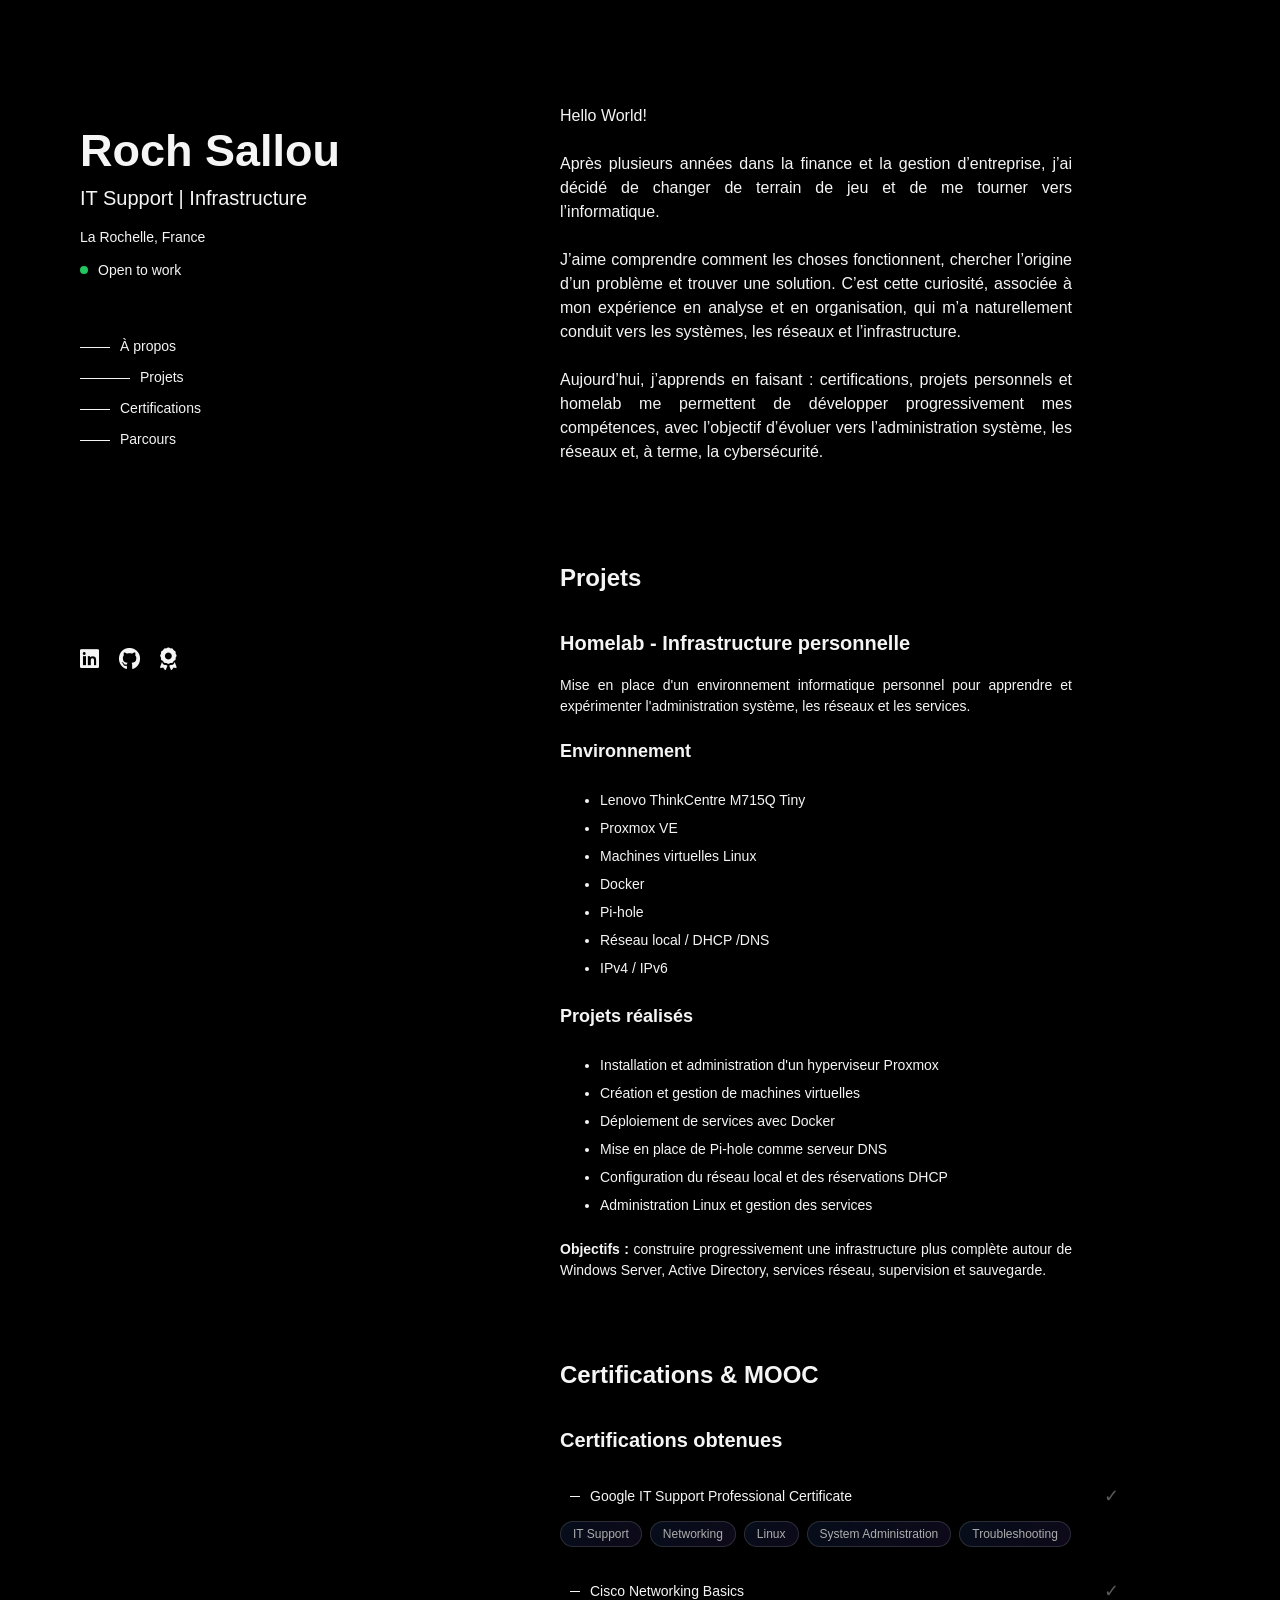
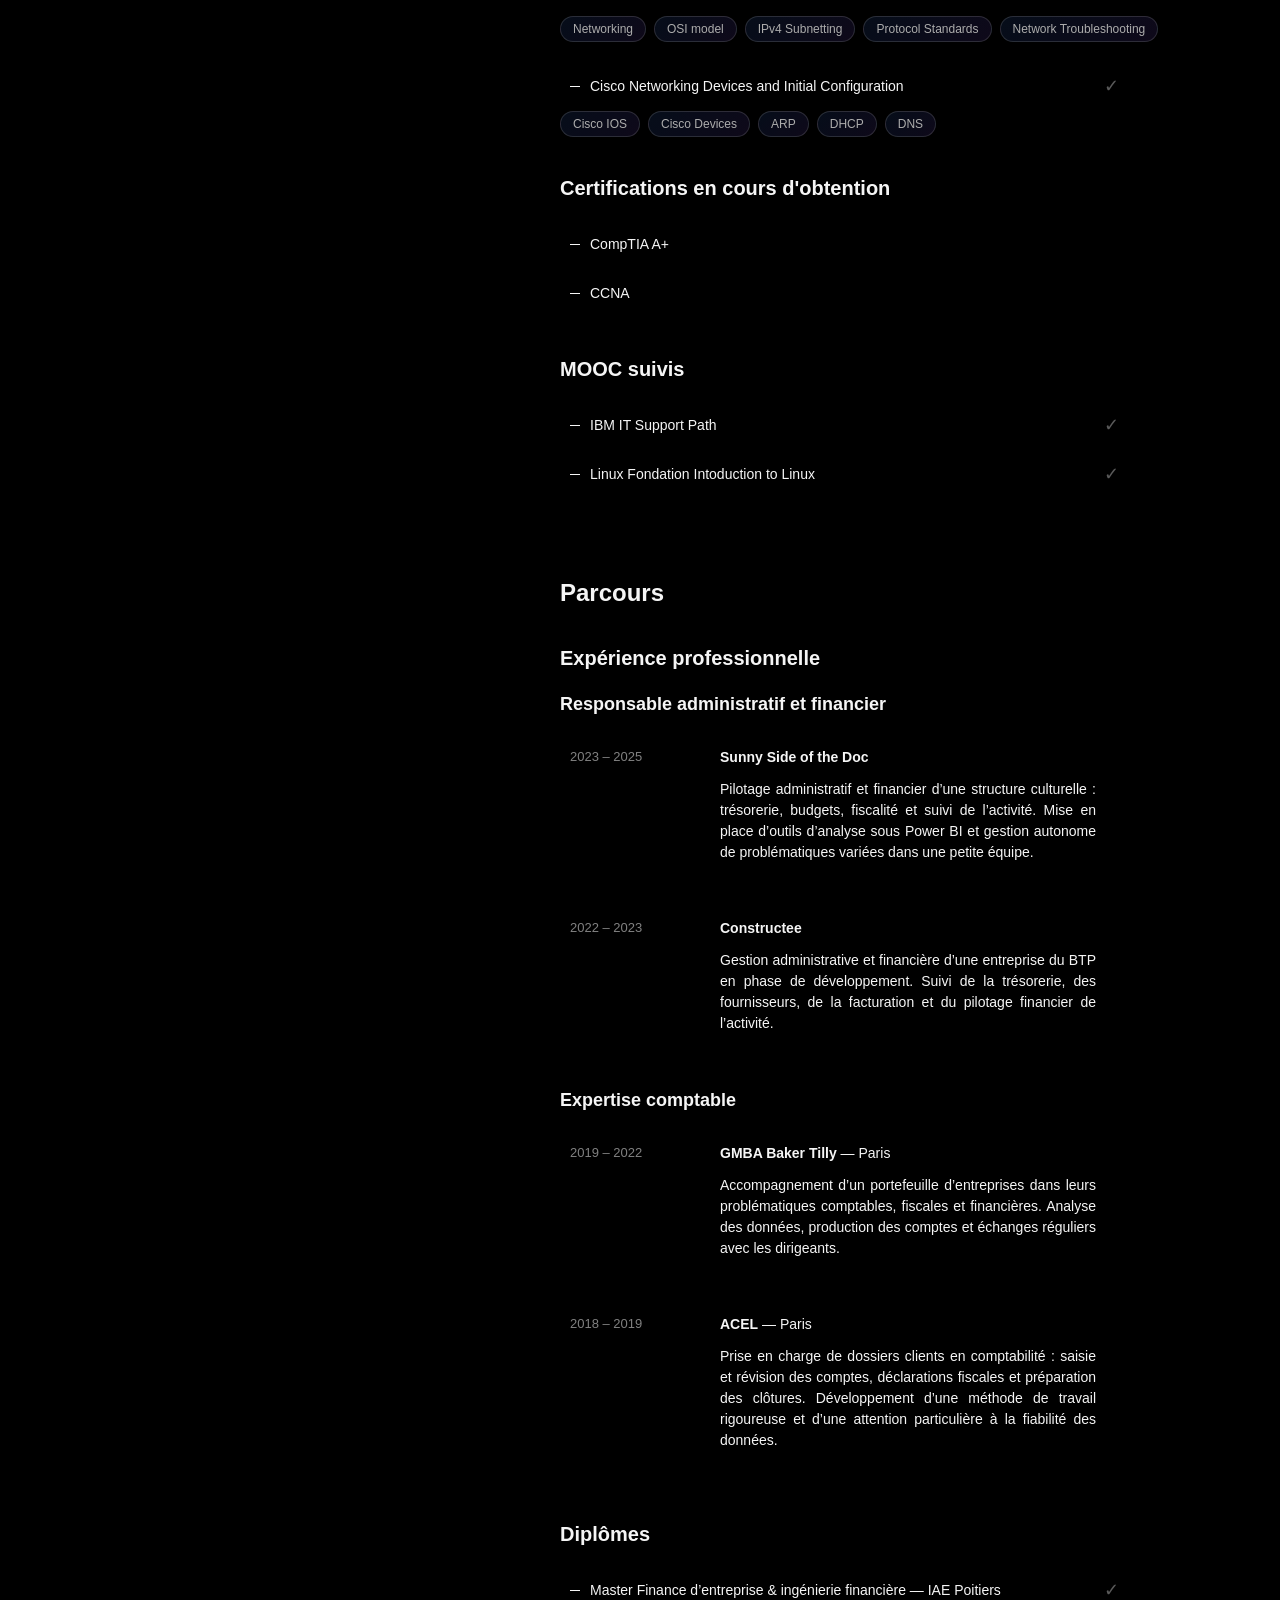
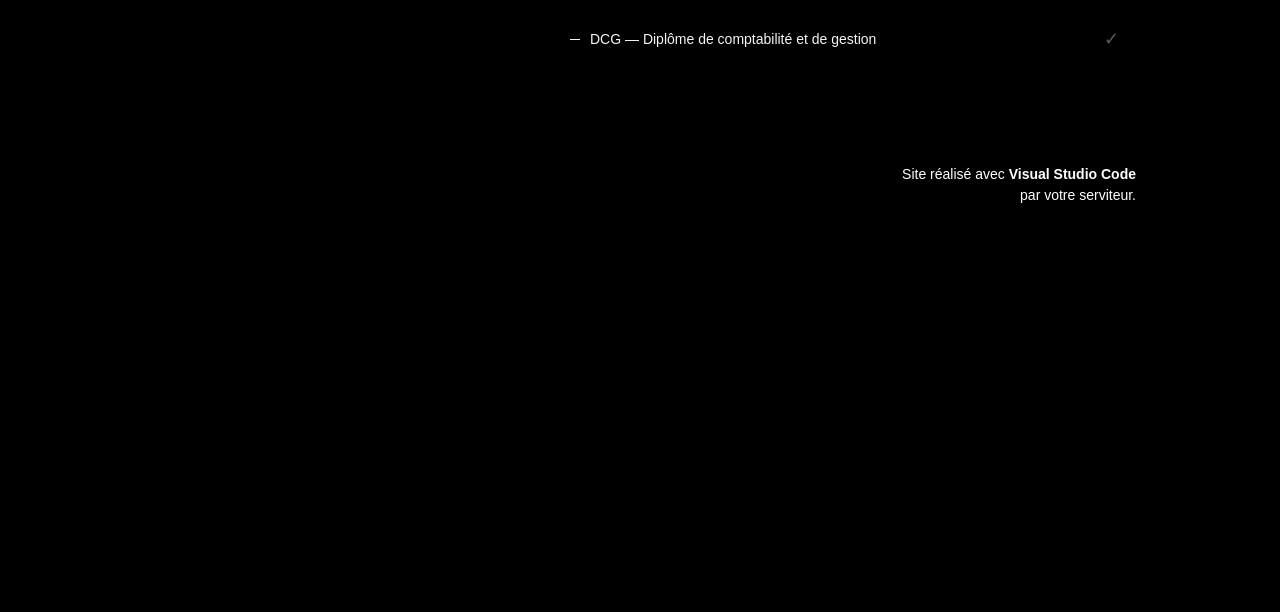
<file: index-backup.html>
<!DOCTYPE html>
<html lang="fr">
    <head>
        <meta charset="utf-8">
        <meta 
            name="description" 
            content="Site web personnel de Roch SALLOU présentant son parcours professionnel, ses diplômes et expériences, les certifications qu'il a obtenu et les projets qu'il a réalisé"
        >
        <title>Roch SALLOU</title>
        <link rel="stylesheet" href="style.css">
        <script src="script.js" defer></script>
        <link rel="stylesheet" href="https://rsms.me/inter/inter.css">
        <link rel="stylesheet" href="https://cdnjs.cloudflare.com/ajax/libs/font-awesome/6.5.2/css/all.min.css">
    </head>

<body>
    <div class="layout">

<!-- Présentation -->

        <aside class="sidebar">

            <h1 id="nom">Roch Sallou</h1>

            <h2 id="fonction">IT Support | Infrastructure</h2>

            <p id="localisation">La Rochelle, France</p>

            <div class="disponibilité">

                <span class="status-dot"></span>
                Open to work
                
            </div>

<!-- Navigation -->

            <nav>
                <a href="#about">À propos</a>
                <a href="#projets">Projets</a>
                <a href="#certifications">Certifications</a>
                <a href="#parcours">Parcours</a>
            </nav>

<!-- Liens sociaux -->

            <div class="social-links">
                <a href="https://www.linkedin.com/rochsallou" target="_blank" aria-label="LinkedIn">
                    <i class="fa-brands fa-linkedin"></i>
                </a>

                <a href="https://github.com/socharullo" target="_blank" aria-label="GitHub">
                    <i class="fa-brands fa-github"></i>
                </a>

                <a href="https://www.credly.com/users/roch-sallou" target="_blank" aria-label="Credly">
                    <i class="fa-solid fa-award"></i>
                </a>
            </div>
        </aside>

        <main class="content">

<!-- About -->

            <section id="about">

                <p>Hello World!<br><br>

                Après plusieurs années dans la finance et la gestion d’entreprise, j’ai décidé de changer de terrain de jeu et de me tourner vers l’informatique.<br><br>

                J’aime comprendre comment les choses fonctionnent, chercher l’origine d’un problème et trouver une solution. C’est cette curiosité, associée à mon expérience en analyse et en organisation, qui m’a naturellement conduit vers les systèmes, les réseaux et l’infrastructure.<br><br>

                Aujourd’hui, j’apprends en faisant : certifications, projets personnels et homelab me permettent de développer progressivement mes compétences, avec l’objectif d’évoluer vers l’administration système, les réseaux et, à terme, la cybersécurité.</p>
                
            </section>

<!-- Projets -->

            <section id="projets">
            
                <h2>Projets</h2>

                    <h3>Homelab - Infrastructure personnelle</h3>

                            <p>Mise en place d'un environnement informatique personnel pour apprendre et expérimenter l'administration système, les réseaux et les services.</p>

                        <h4>Environnement</h4>

                            <ul>
                                <li>Lenovo ThinkCentre M715Q Tiny</li>
                                <li>Proxmox VE</li>
                                <li>Machines virtuelles Linux</li>
                                <li>Docker</li>
                                <li>Pi-hole</li>
                                <li>Réseau local / DHCP /DNS</li>
                                <li>IPv4 / IPv6</li>
                            </ul>

                        <h4>Projets réalisés</h4>

                            <ul>
                                <li>Installation et administration d'un hyperviseur Proxmox</li>
                                <li>Création et gestion de machines virtuelles</li>
                                <li>Déploiement de services avec Docker</li>
                                <li>Mise en place de Pi-hole comme serveur DNS</li>
                                <li>Configuration du réseau local et des réservations DHCP</li>
                                <li>Administration Linux et gestion des services</li>
                            </ul>

                            <p><b>Objectifs : </b>construire progressivement une infrastructure plus complète autour de Windows Server, Active Directory, services réseau, supervision et sauvegarde.</p>
            </section>

<!-- Certifications -->

            <section id="certifications">

                <h2>Certifications & MOOC</h2>

                    <h3>Certifications obtenues</h3>

                        <div class="certification-title">
                            <span class="cert-line"></span>
                                <p><a href="https://www.credly.com/badges/f9e6a887-23dc-453e-ae48-f7905e1d4d7e/public_url">Google IT Support Professional Certificate</a></p>
                            <span class="cert-check">✓</span>
                        </div>

                        <div class="skills">
                            <span>IT Support</span>
                            <span>Networking</span>
                            <span>Linux</span>
                            <span>System Administration</span>
                            <span>Troubleshooting</span>
                        </div>

                        <div class="certification-title">
                            <span class="cert-line"></span>
                                <p><a href="https://www.credly.com/badges/ed74adc1-48d3-4cb2-bd57-f739bb0685bf/public_url">Cisco Networking Basics</a></p>
                            <span class="cert-check">✓</span>
                        </div>

                        <div class="skills">
                            <span>Networking</span>
                            <span>OSI model</span>
                            <span>IPv4 Subnetting</span>
                            <span>Protocol Standards</span>
                            <span>Network Troubleshooting</span>
                        </div>                        

                        <div class="certification-title">
                            <span class="cert-line"></span>
                                <p><a href="https://www.credly.com/badges/f53616c1-65ab-4919-b052-2c79c491ef06/public_url">Cisco Networking Devices and Initial Configuration</a></p>
                            <span class="cert-check">✓</span>
                        </div>

                        <div class="skills">
                            <span>Cisco IOS</span>
                            <span>Cisco Devices</span>
                            <span>ARP</span>
                            <span>DHCP</span>
                            <span>DNS</span>
                        </div>

                    <h3>Certifications en cours d'obtention</h3>

                        <div class="certification-wip-title">
                            <span class="cert-line"></span>
                                <p>CompTIA A+</p>
                        </div>

                          <div class="certification-wip-title">
                            <span class="cert-line"></span>
                                <p>CCNA</p>
                        </div>

                    <h3>MOOC suivis</h3>
                        <div class="certification-title">
                            <span class="cert-line"></span>
                                <p>IBM IT Support Path</p>
                            <span class="cert-check">✓</span>
                        </div>

                          <div class="certification-title">
                            <span class="cert-line"></span>
                                <p>Linux Fondation Intoduction to Linux</p>
                            <span class="cert-check">✓</span>
                        </div>
            </section>

<!-- Parcours -->

            <section id="parcours">

<!-- Expérience pro -->

                <h2>Parcours</h2>                

                    <h3>Expérience professionnelle</h3>

                        <h4>Responsable administratif et financier</h4>

                            <div class="experience-card">

                                <div class="experience-date">2023 – 2025</div>
                                
                                <div class="experience-description">

                                    <strong>Sunny Side of the Doc</strong>

                                    <p>Pilotage administratif et financier d’une structure culturelle : trésorerie, budgets, fiscalité et suivi de l’activité. Mise en place d’outils d’analyse sous Power BI et gestion autonome de problématiques variées dans une petite équipe.</p>
                                
                                
                                </div>
                            </div>

                            <div class="experience-card">

                                <div class="experience-date">2022 – 2023</div>

                                <div class="experience-description">

                                    <strong>Constructee</strong>

                                    <p>Gestion administrative et financière d’une entreprise du BTP en phase de développement. Suivi de la trésorerie, des fournisseurs, de la facturation et du pilotage financier de l’activité.</p>
                                
                                
                                </div>
                            </div>


                        <h4>Expertise comptable</h4>

                            <div class="experience-card">

                                <div class="experience-date">2019 – 2022</div>

                                <div class="experience-description">

                                    <strong>GMBA Baker Tilly</strong> — Paris

                                    <p>Accompagnement d’un portefeuille d’entreprises dans leurs problématiques comptables, fiscales et financières. Analyse des données, production des comptes et échanges réguliers avec les dirigeants.</p>
                                
                                </div>
                            
                            </div>

                            <div class="experience-card">

                                <div class="experience-date">2018 – 2019</div>

                                <div class="experience-description">

                                    <strong>ACEL</strong> — Paris

                                    <p>Prise en charge de dossiers clients en comptabilité : saisie et révision des comptes, déclarations fiscales et préparation des clôtures. Développement d’une méthode de travail rigoureuse et d’une attention particulière à la fiabilité des données.</p>
                            
                                </div>

                            </div>

<!-- Diplomes -->
            
                    <h3>Diplômes</h3>
                            
                            <div class="certification-wip-title">
                                <span class="cert-line"></span>
                                    <p>Master Finance d’entreprise & ingénierie financière — IAE Poitiers</p>
                                <span class="cert-check">✓</span>
                            </div>   

                            <div class="certification-wip-title">
                                <span class="cert-line"></span>
                                    <p>DCG — Diplôme de comptabilité et de gestion</p>
                                <span class="cert-check">✓</span>
                            </div>   
                    

            </section>

<!-- Fin -->

            <section id="fin">

                <p>Site réalisé avec <strong>Visual Studio Code </strong>par votre serviteur.</p>

            </section>
        </main>
    </div>
</body>
</html>
</file>
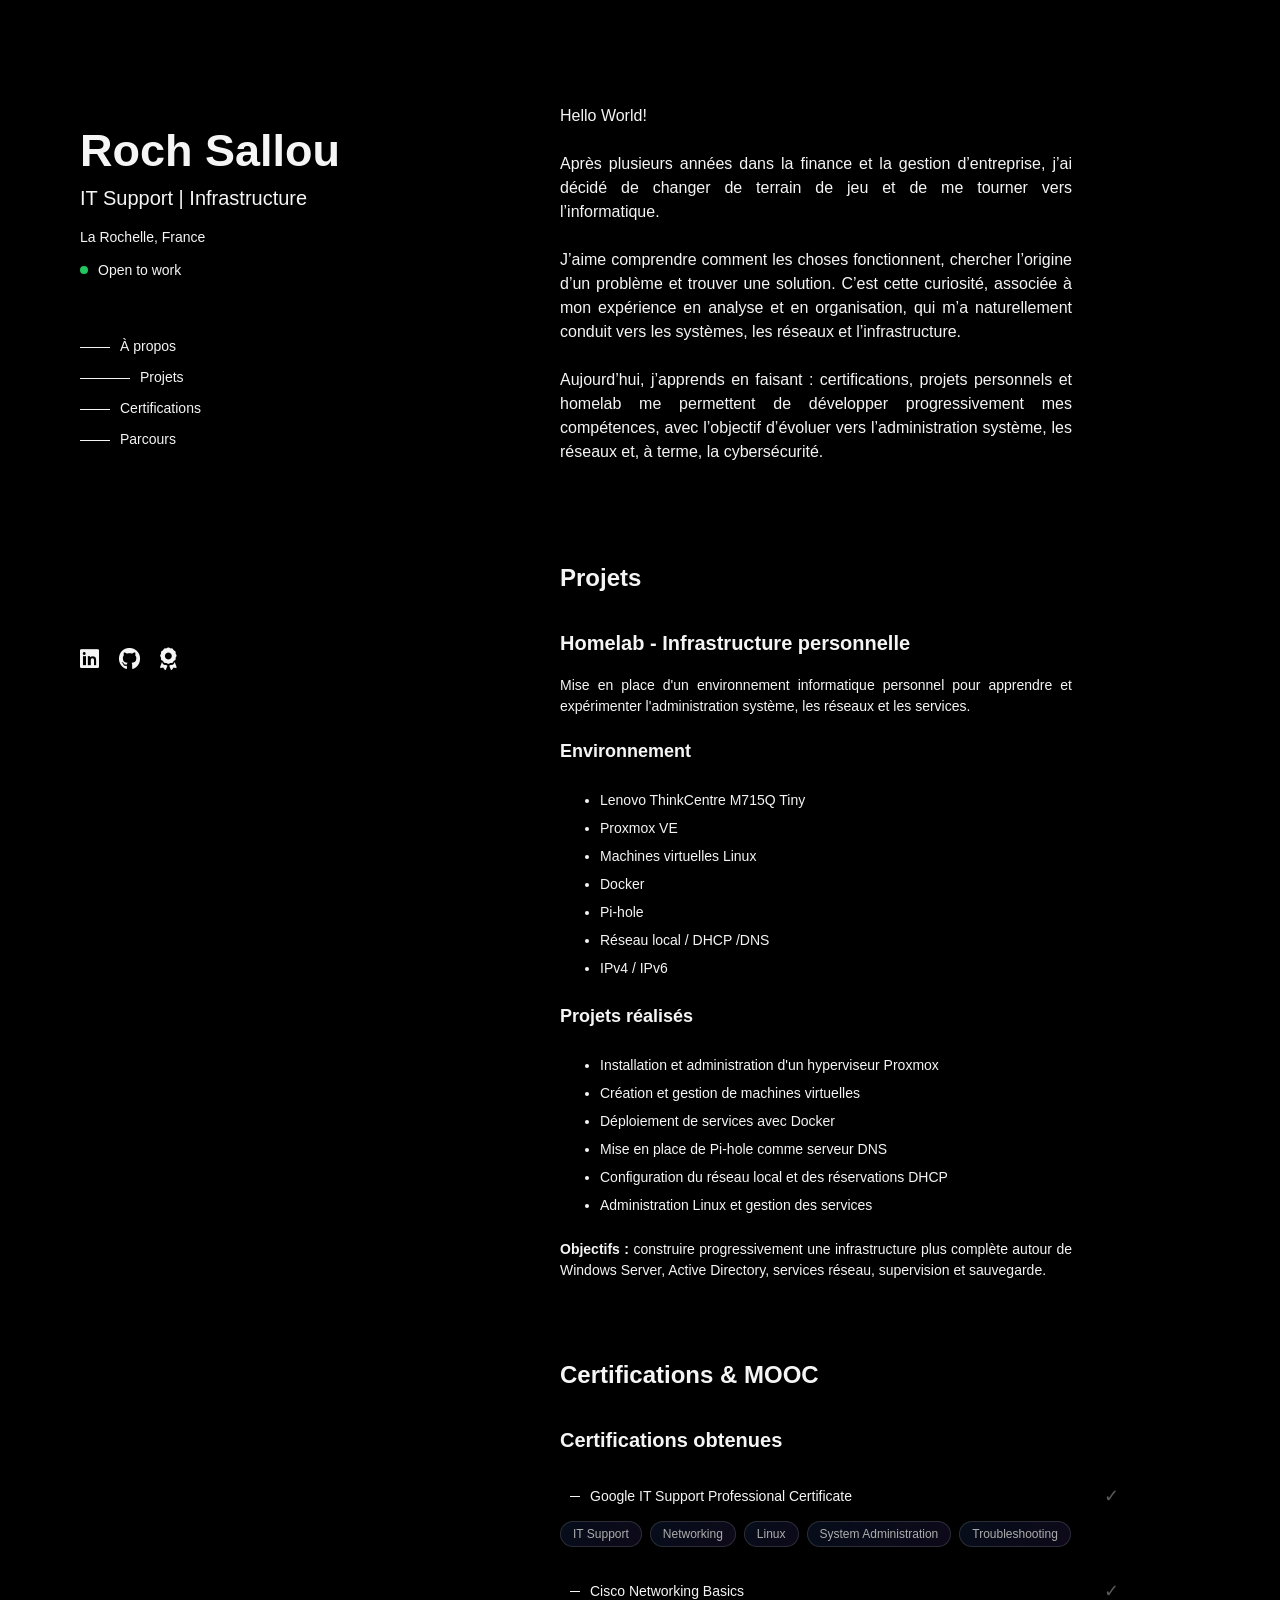
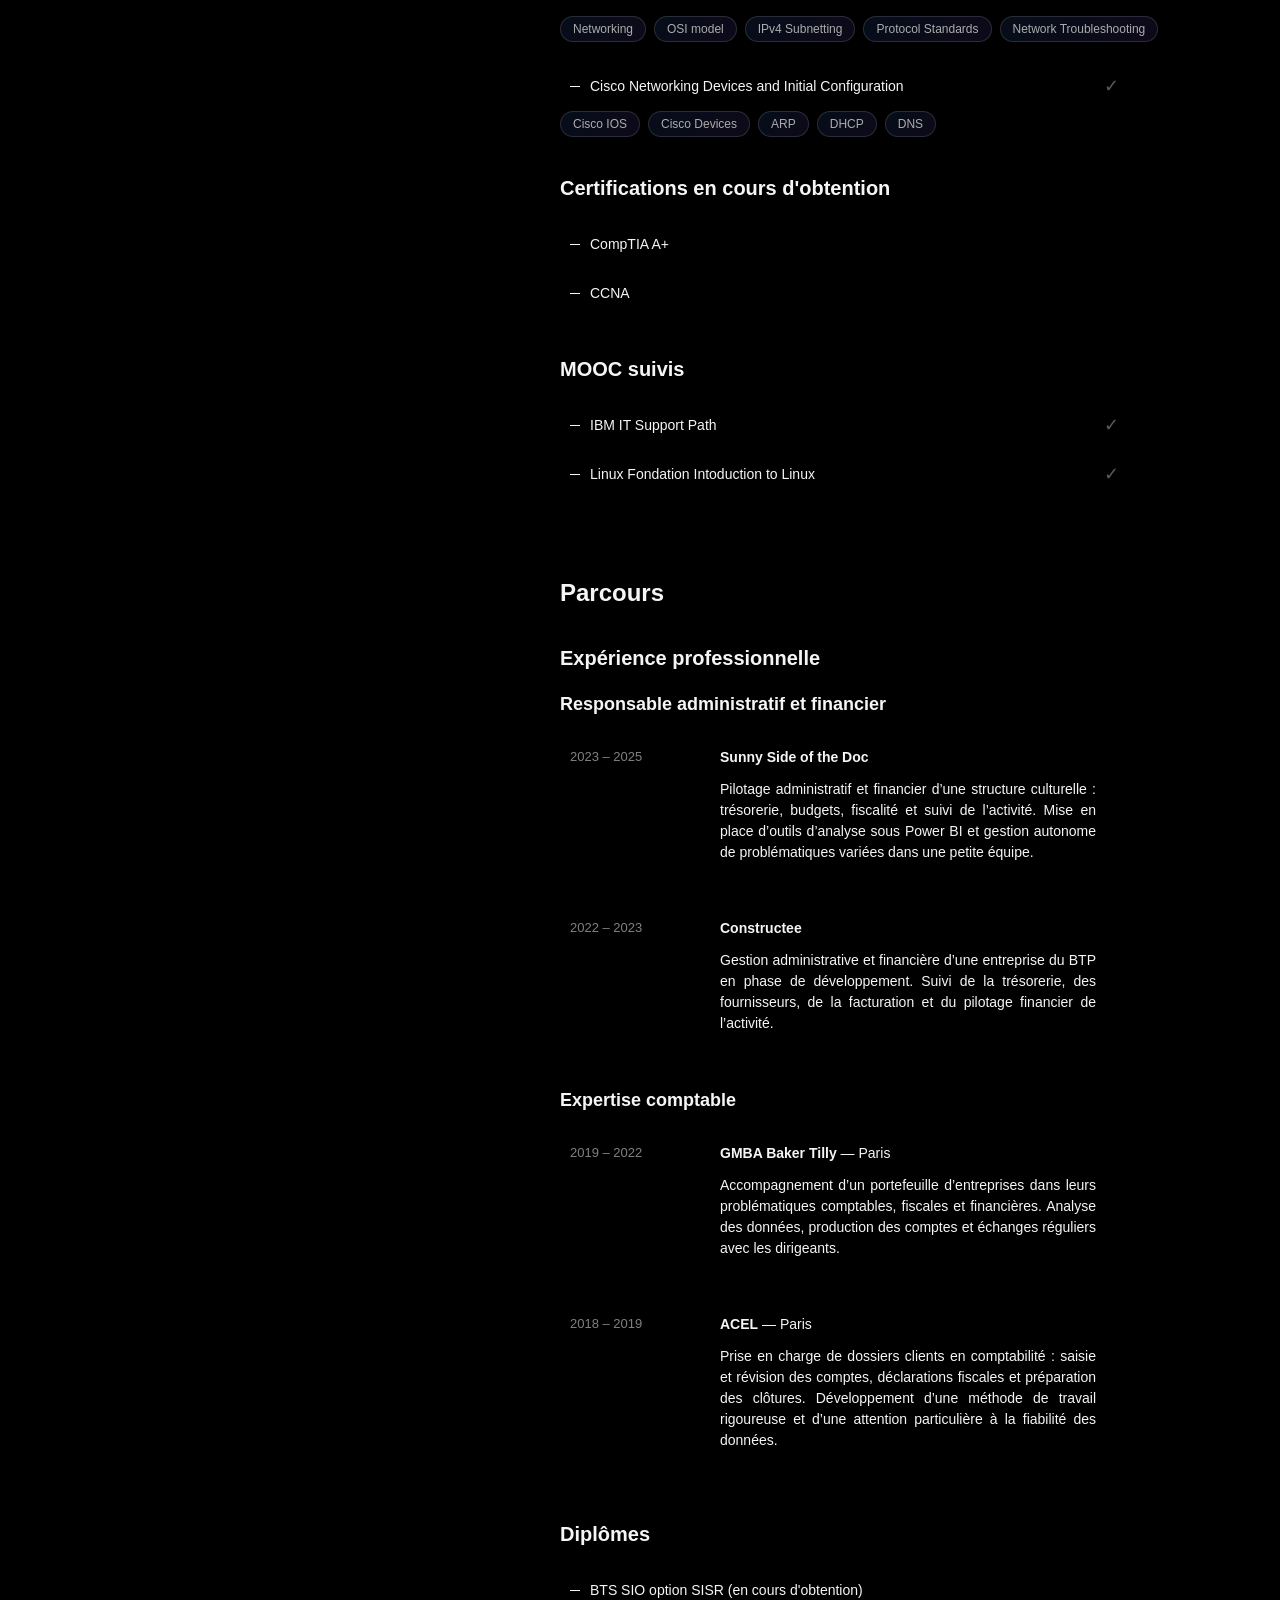
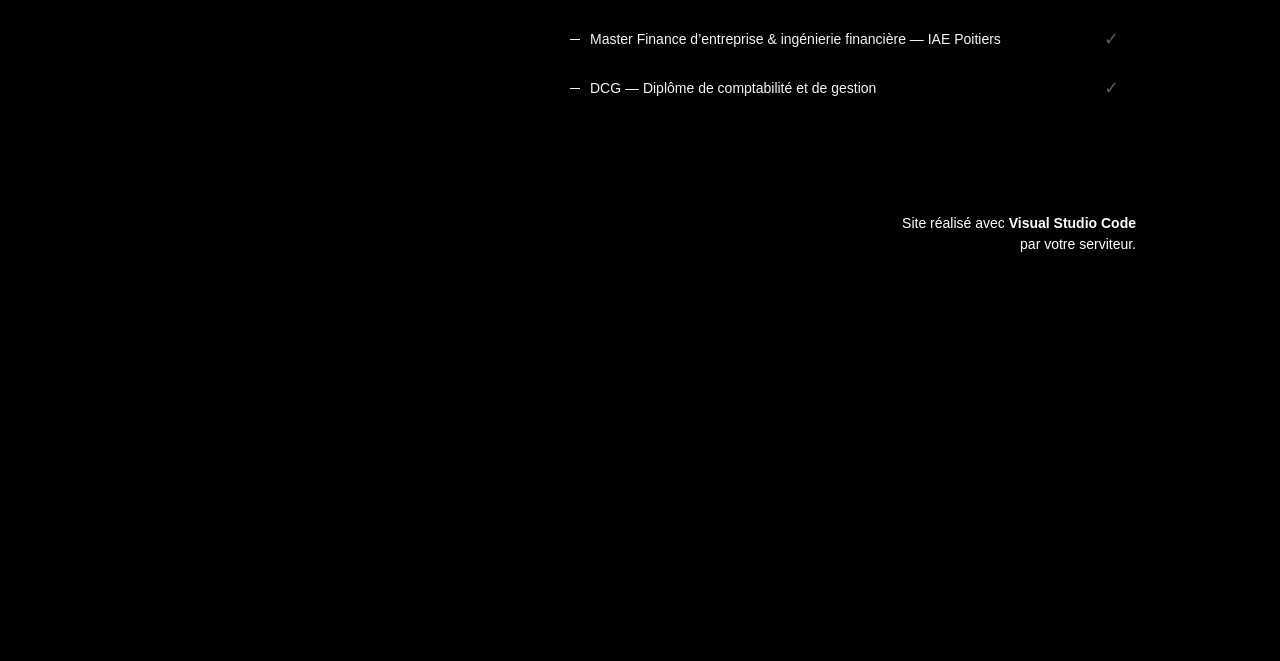
<file: roch.html>
<!DOCTYPE html>
<html lang="fr">
    <head>
        <meta charset="utf-8">
        <meta 
            name="description" 
            content="Site web personnel de Roch SALLOU présentant son parcours professionnel, ses diplômes et expériences, les certifications qu'il a obtenu et les projets qu'il a réalisé"
        >
        <title>Roch SALLOU</title>
        <link rel="stylesheet" href="style.css">
        <script src="script.js" defer></script>
        <link rel="stylesheet" href="https://rsms.me/inter/inter.css">
        <link rel="stylesheet" href="https://cdnjs.cloudflare.com/ajax/libs/font-awesome/6.5.2/css/all.min.css">
    </head>

<body>
    <div class="layout">

<!-- Présentation -->

        <aside class="sidebar">

            <h1 id="nom">Roch Sallou</h1>

            <h2 id="fonction">IT Support | Infrastructure</h2>

            <p id="localisation">La Rochelle, France</p>

            <div class="disponibilité">

                <span class="status-dot"></span>
                Open to work
                
            </div>

<!-- Navigation -->

            <nav>
                <a href="#about">À propos</a>
                <a href="#projets">Projets</a>
                <a href="#certifications">Certifications</a>
                <a href="#parcours">Parcours</a>
            </nav>

<!-- Liens sociaux -->

            <div class="social-links">
                <a href="https://www.linkedin.com/rochsallou" target="_blank" aria-label="LinkedIn">
                    <i class="fa-brands fa-linkedin"></i>
                </a>

                <a href="https://github.com/socharullo" target="_blank" aria-label="GitHub">
                    <i class="fa-brands fa-github"></i>
                </a>

                <a href="https://www.credly.com/users/roch-sallou" target="_blank" aria-label="Credly">
                    <i class="fa-solid fa-award"></i>
                </a>
            </div>
        </aside>

        <main class="content">

<!-- About -->

            <section id="about">

                <p>Hello World!<br><br>

                Après plusieurs années dans la finance et la gestion d’entreprise, j’ai décidé de changer de terrain de jeu et de me tourner vers l’informatique.<br><br>

                J’aime comprendre comment les choses fonctionnent, chercher l’origine d’un problème et trouver une solution. C’est cette curiosité, associée à mon expérience en analyse et en organisation, qui m’a naturellement conduit vers les systèmes, les réseaux et l’infrastructure.<br><br>

                Aujourd’hui, j’apprends en faisant : certifications, projets personnels et homelab me permettent de développer progressivement mes compétences, avec l’objectif d’évoluer vers l’administration système, les réseaux et, à terme, la cybersécurité.</p>
                
            </section>

<!-- Projets -->

            <section id="projets">
            
                <h2>Projets</h2>

                    <h3>Homelab - Infrastructure personnelle</h3>

                            <p>Mise en place d'un environnement informatique personnel pour apprendre et expérimenter l'administration système, les réseaux et les services.</p>

                        <h4>Environnement</h4>

                            <ul>
                                <li>Lenovo ThinkCentre M715Q Tiny</li>
                                <li>Proxmox VE</li>
                                <li>Machines virtuelles Linux</li>
                                <li>Docker</li>
                                <li>Pi-hole</li>
                                <li>Réseau local / DHCP /DNS</li>
                                <li>IPv4 / IPv6</li>
                            </ul>

                        <h4>Projets réalisés</h4>

                            <ul>
                                <li>Installation et administration d'un hyperviseur Proxmox</li>
                                <li>Création et gestion de machines virtuelles</li>
                                <li>Déploiement de services avec Docker</li>
                                <li>Mise en place de Pi-hole comme serveur DNS</li>
                                <li>Configuration du réseau local et des réservations DHCP</li>
                                <li>Administration Linux et gestion des services</li>
                            </ul>

                            <p><b>Objectifs : </b>construire progressivement une infrastructure plus complète autour de Windows Server, Active Directory, services réseau, supervision et sauvegarde.</p>
            </section>

<!-- Certifications -->

            <section id="certifications">

                <h2>Certifications & MOOC</h2>

                    <h3>Certifications obtenues</h3>

                        <div class="certification-title">
                            <span class="cert-line"></span>
                                <p><a href="https://www.credly.com/badges/f9e6a887-23dc-453e-ae48-f7905e1d4d7e/public_url">Google IT Support Professional Certificate</a></p>
                            <span class="cert-check">✓</span>
                        </div>

                        <div class="skills">
                            <span>IT Support</span>
                            <span>Networking</span>
                            <span>Linux</span>
                            <span>System Administration</span>
                            <span>Troubleshooting</span>
                        </div>

                        <div class="certification-title">
                            <span class="cert-line"></span>
                                <p><a href="https://www.credly.com/badges/ed74adc1-48d3-4cb2-bd57-f739bb0685bf/public_url">Cisco Networking Basics</a></p>
                            <span class="cert-check">✓</span>
                        </div>

                        <div class="skills">
                            <span>Networking</span>
                            <span>OSI model</span>
                            <span>IPv4 Subnetting</span>
                            <span>Protocol Standards</span>
                            <span>Network Troubleshooting</span>
                        </div>                        

                        <div class="certification-title">
                            <span class="cert-line"></span>
                                <p><a href="https://www.credly.com/badges/f53616c1-65ab-4919-b052-2c79c491ef06/public_url">Cisco Networking Devices and Initial Configuration</a></p>
                            <span class="cert-check">✓</span>
                        </div>

                        <div class="skills">
                            <span>Cisco IOS</span>
                            <span>Cisco Devices</span>
                            <span>ARP</span>
                            <span>DHCP</span>
                            <span>DNS</span>
                        </div>

                    <h3>Certifications en cours d'obtention</h3>

                        <div class="certification-wip-title">
                            <span class="cert-line"></span>
                                <p>CompTIA A+</p>
                        </div>

                          <div class="certification-wip-title">
                            <span class="cert-line"></span>
                                <p>CCNA</p>
                        </div>

                    <h3>MOOC suivis</h3>
                        <div class="certification-title">
                            <span class="cert-line"></span>
                                <p>IBM IT Support Path</p>
                            <span class="cert-check">✓</span>
                        </div>

                          <div class="certification-title">
                            <span class="cert-line"></span>
                                <p>Linux Fondation Intoduction to Linux</p>
                            <span class="cert-check">✓</span>
                        </div>
            </section>

<!-- Parcours -->

            <section id="parcours">

<!-- Expérience pro -->

                <h2>Parcours</h2>                

                    <h3>Expérience professionnelle</h3>

                        <h4>Responsable administratif et financier</h4>

                            <div class="experience-card">

                                <div class="experience-date">2023 – 2025</div>
                                
                                <div class="experience-description">

                                    <strong>Sunny Side of the Doc</strong>

                                    <p>Pilotage administratif et financier d’une structure culturelle : trésorerie, budgets, fiscalité et suivi de l’activité. Mise en place d’outils d’analyse sous Power BI et gestion autonome de problématiques variées dans une petite équipe.</p>
                                
                                
                                </div>
                            </div>

                            <div class="experience-card">

                                <div class="experience-date">2022 – 2023</div>

                                <div class="experience-description">

                                    <strong>Constructee</strong>

                                    <p>Gestion administrative et financière d’une entreprise du BTP en phase de développement. Suivi de la trésorerie, des fournisseurs, de la facturation et du pilotage financier de l’activité.</p>
                                
                                
                                </div>
                            </div>


                        <h4>Expertise comptable</h4>

                            <div class="experience-card">

                                <div class="experience-date">2019 – 2022</div>

                                <div class="experience-description">

                                    <strong>GMBA Baker Tilly</strong> — Paris

                                    <p>Accompagnement d’un portefeuille d’entreprises dans leurs problématiques comptables, fiscales et financières. Analyse des données, production des comptes et échanges réguliers avec les dirigeants.</p>
                                
                                </div>
                            
                            </div>

                            <div class="experience-card">

                                <div class="experience-date">2018 – 2019</div>

                                <div class="experience-description">

                                    <strong>ACEL</strong> — Paris

                                    <p>Prise en charge de dossiers clients en comptabilité : saisie et révision des comptes, déclarations fiscales et préparation des clôtures. Développement d’une méthode de travail rigoureuse et d’une attention particulière à la fiabilité des données.</p>
                            
                                </div>

                            </div>

<!-- Diplomes -->
            
                    <h3>Diplômes</h3>

                            <div class="certification-wip-title">
                                <span class="cert-line"></span>
                                    <p >BTS SIO option SISR (en cours d'obtention)</p>
                            </div>    
                            
                            <div class="certification-wip-title">
                                <span class="cert-line"></span>
                                    <p>Master Finance d’entreprise & ingénierie financière — IAE Poitiers</p>
                                <span class="cert-check">✓</span>
                            </div>   

                            <div class="certification-wip-title">
                                <span class="cert-line"></span>
                                    <p>DCG — Diplôme de comptabilité et de gestion</p>
                                <span class="cert-check">✓</span>
                            </div>   
                    

            </section>

<!-- Fin -->

            <section id="fin">

                <p>Site réalisé avec <strong>Visual Studio Code </strong>par votre serviteur.</p>

            </section>
        </main>
    </div>
</body>
</html>
</file>
<file: style.css>
/* ==================================================
   1. GLOBAL
   ================================================== */

body {
    background-color: black  ;
    color: whitesmoke;
    font-family: 'Inter', sans-serif;
    font-feature-settings: "ss03", "cv02", "cv11";
    font-size: 14px;
    text-align: justify;
}

/* Effet de curseur halo */

body::before {
    content: "";
    position: fixed;
    inset: 0;
    pointer-events: none;
    background: radial-gradient(
        700px circle at var(--mouse-x) var(--mouse-y),
        rgba(139, 92, 246, 0.1),
        transparent 80%
    );
    z-index: 9999;
}


html {
    scroll-behavior: smooth;
    scroll-padding-top: 120px;
}

/* ==================================================
   2. TYPOGRAPHY
   ================================================== */

h1 {
    font-size: 40px;
    margin-bottom: 30px;
}

h2 {
    font-size: 24px;
}

h3 {
    font-size: 20px;
    margin-top: 40px;
    margin-bottom: 20px;
}

h4 {
    font-size: 18px;
    font-weight: bold;
}

p {
    width: 80%;
    line-height: 1.5;
}

ul {
    line-height: 2;
    margin-bottom: 20px;
}

/* ==================================================
   3. LINKS
   ================================================== */

a {
    text-decoration: none;
}

a:link { /* lien normal */
    color : whitesmoke
}

a:visited { /* lien visité */
    color: whitesmoke;
}


a:hover { /* lien survolé */
    color: gray;
}

/* ==================================================
   4. LAYOUT
   ================================================== */

.layout {
    display: grid;
    grid-template-columns: 40% 60%;
    max-width: 1200px;
    margin: auto;
}

.sidebar {
    position: sticky;
    top: 0;
    height: 100vh;
    padding: 80px 40px;
    gap: 30px;
}

.content {
    padding: 80px 40px;
}

section {
    min-height: 40vh;
}


/* ==================================================
   5. SIDEBAR
   ================================================== */

#nom {
    margin-bottom: 5px;
    font-weight: 700;
    font-size: 45px;
}

#fonction {
    margin-top: 10px;
    font-weight: 400;
    font-size: 20px;
}

/* ==================================================
   6. NAVIGATION
   ================================================== */

nav {
    display: flex;
    flex-direction: column;
    align-items: flex-start;
    gap: 15px;
    margin-top: 60px;
    font-size: 14px;
}

nav a {
    transition: all 0.2s ease;
}

nav a:hover {
    transform: translateX(5px);
}

nav a::before {
    content: "";
    display: inline-block;
    width: 30px;
    height: 1px;
    background: currentColor;
    margin-right: 10px;
    vertical-align: middle;
    transition: width 0.2s ease;
}

nav a:hover::before {
    width: 50px;
}

nav a.active::before {
    width: 50px;
}

/* ==================================================
   7. OPEN TO WORK
   ================================================== */

.disponibilité {
    display: flex;
    align-items: center;
    gap: 10px;
    color: whitesmoke;
    font-size: 14px;
}

.status-dot {
    width: 8px;
    height: 8px;
    background: #22c55e;
    border-radius: 50%;
    box-shadow: 0 0 0 0 rgba(34, 197, 94, 0.5);
    animation: pulse 2s infinite;
}

@keyframes pulse {
    0% {
        box-shadow: 0 0 0 0 rgba(34, 197, 94, 0.5);
    }

    70% {
        box-shadow: 0 0 0 7px rgba(34, 197, 94, 0);
    }

    100% {
        box-shadow: 0 0 0 0 rgba(34, 197, 94, 0);
    }
}

/* ==================================================
   8. SOCIAL LINKS
   ================================================== */

.social-links {
    display: flex;
    gap: 20px;
    margin-top: 200px;
}

.social-links a {
    font-size: 22px;
    color: whitesmoke;
    opacity: 1;
    transition: opacity 0.2s ease;
}

.social-links a:hover {
    opacity: 0.3;
}

/* ==================================================
   9. SECTIONS
   ================================================== */

#about {
    font-size: 16px;
    font-weight: 200;
    margin-bottom: 100px;
    opacity: 1;
}

#projets {
    margin-bottom: 40px;
}

#certifications {
    margin-top: 80px;
    margin-bottom: 0;
}

#diplomes {
    margin-top: 80px;
    margin-bottom: 40px;
}

#parcours {
    margin-top: 80px;
    margin-bottom: 40px;
}

#fin {
    opacity: 1;
    width: 50%;
    margin-top: 100px;
    text-align: right;
    font-weight: 100;
    margin-left: auto;
    color: white;
}

/* ==================================================
   10. CERTIFICATIONS
   ================================================== */

.certification {
    margin-bottom: 35px;
}

.certification-title {
    display: flex;
    align-items: center;
    gap: 10px;
    transition: transform 0.2s ease;
    margin-left: 10px;
}

.certification-wip-title {
    display: flex;
    align-items: center;
    gap: 10px;
    transition: transform 0.2s ease;
    margin-left: 10px;
}

.certification-title:hover {
    transform: translateX(8px);
}

.cert-line {
    width: 10px;
    height: 1px;
    background: whitesmoke;
    transition: width 0.2s ease;
}

.certification-title:hover .cert-line {
    width: 20px;
}

.cert-check {
    margin-left: 0;
    font-size: 18px;
    background: black;
    color: gray;
    opacity: 0.7;
}

/* ==================================================
   11. SKILLS
   ================================================== */

.skills {
    display: flex;
    flex-wrap: wrap;
    gap: 8px;
    margin-top: 0;
    margin-left: 0;
    margin-bottom: 20px;
    color: whitesmoke;
}

.skills span {
    padding: 5px 12px;
    border: 1px solid rgba(255, 255, 255, 0.2);
    border-radius: 20px;
    font-size: 12px;
    opacity: 0.7;

    background: linear-gradient(
        135deg,
        rgba(59, 130, 246, 0.15),
        rgba(139, 92, 246, 0.15)
    );

    transition: all 0.25s ease;
}

.skills span:hover {
    transform: translateY(-2px);
    border-color: rgba(255, 255, 255, 0.35);
    background: linear-gradient(
        135deg,
        rgba(59, 130, 246, 0.3),
        rgba(139, 92, 246, 0.3)
    );
}

/* ==================================================
   12. EXPERIENCE
   ================================================== */

.experience {
    display: grid;
    grid-template-columns: 120px 1fr;
    gap: 30px;
    margin-bottom: 40px;
}

.experience-date {
    font-size: 13px;
    color: gray;
}

.experience-description {
    margin-top: 0;
    margin-bottom: 8px;
}

.experience-card {
    display: grid;
    grid-template-columns: 120px 1fr;
    gap: 30px;

    padding: 10px;
    margin-bottom: 15px;

    background: black;

    transition:
        transform 0.25s ease,
        background 0.25s ease,
        border-color 0.25s ease;
}

.experience-card:hover {
    transform: translateY(-2px);
    border-radius: 25px;
    background: linear-gradient(
        135deg,
        rgba(59, 130, 246, 0.10),
        rgba(139, 92, 246, 0.10)
        );
}
</file>
